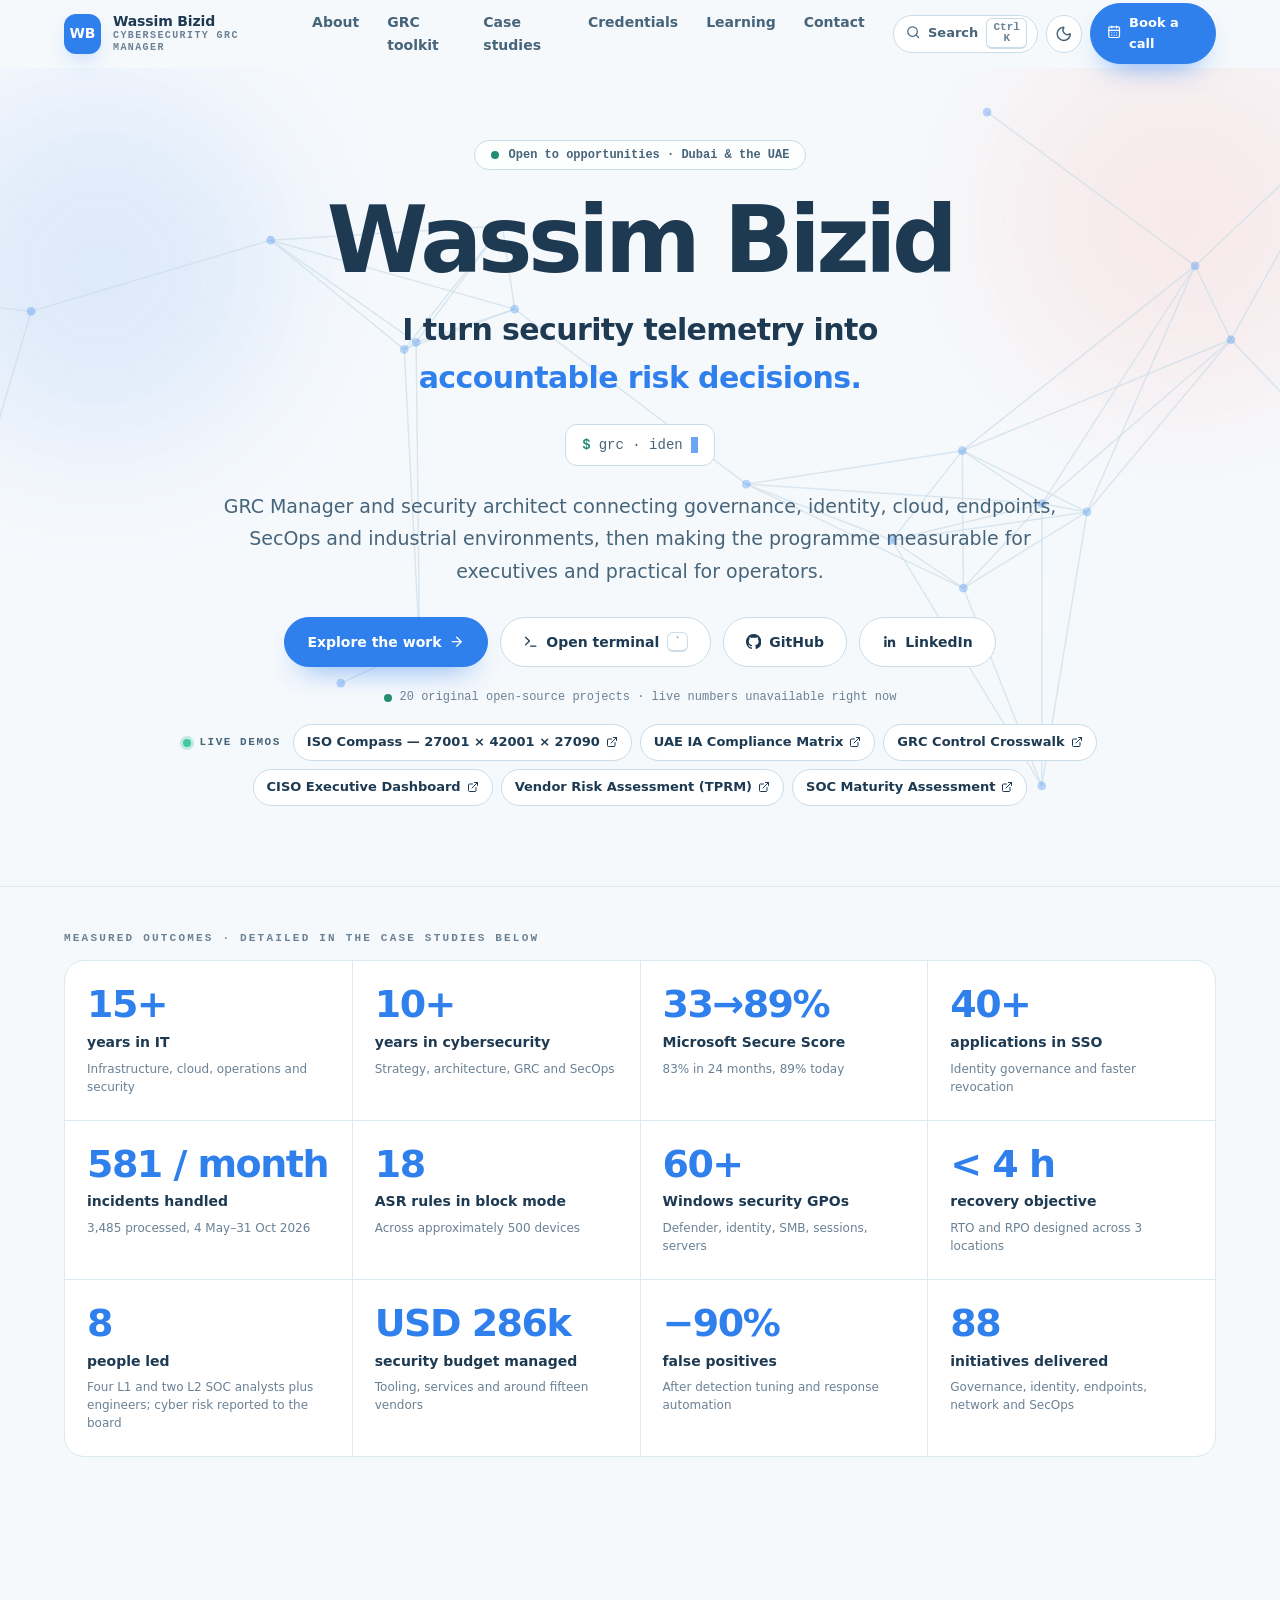
<file: index.html>
<!doctype html>
<html lang="en" data-theme="light">
<head>
  <meta charset="utf-8">
  <meta name="viewport" content="width=device-width, initial-scale=1, viewport-fit=cover">
  <title>Wassim Bizid · Cybersecurity GRC Manager Portfolio</title>
  <meta name="description" content="Wassim Bizid, cybersecurity and GRC leader. Security that is measurable, explainable and usable: 23 case studies, 20 open-source GRC and SOC projects, certifications and field notes.">
  <meta name="robots" content="noindex, nofollow">
  <meta name="referrer" content="no-referrer">
  <meta name="color-scheme" content="light dark">
  <meta name="theme-color" content="#f6f9fc" media="(prefers-color-scheme: light)">
  <meta name="theme-color" content="#0b1220" media="(prefers-color-scheme: dark)">
  <meta http-equiv="Content-Security-Policy" content="default-src 'self'; script-src 'self'; style-src 'self'; img-src 'self' data:; font-src 'self'; connect-src 'self' https://api.github.com; manifest-src 'self'; worker-src 'self'; base-uri 'none'; form-action 'none'; object-src 'none'">
  <meta property="og:type" content="profile">
  <meta property="og:title" content="Wassim Bizid · Cybersecurity GRC Manager Portfolio">
  <meta property="og:description" content="Security that is measurable, explainable and usable. Case studies, open-source GRC and SOC projects, and certifications.">
  <meta property="og:image" content="https://bizidwassim-design.github.io/wassim-bizid-portfolio/assets/brand/og.png">
  <meta name="twitter:card" content="summary_large_image">
  <link rel="icon" href="assets/brand/icon.svg" type="image/svg+xml">
  <link rel="apple-touch-icon" href="assets/brand/icon-192.png">
  <link rel="manifest" href="manifest.webmanifest">
  <link rel="stylesheet" href="css/style.css">
</head>
<body>
  <a class="skip" href="#main">Skip to content</a>

  <header class="site-header" id="top-header">
    <div class="wrap bar">
      <a class="brand" href="#top" aria-label="Wassim Bizid, back to the top">
        <span class="mark" aria-hidden="true">WB</span>
        <span class="brand-text"><strong>Wassim Bizid</strong><small>Cybersecurity GRC Manager</small></span>
      </a>
      <nav class="nav" id="nav" aria-label="Sections">
        <a href="#about">About</a>
        <a href="#toolkit">GRC toolkit</a>
        <a href="#work">Case studies</a>
        <a href="#credentials">Credentials</a>
        <a href="#events">Learning</a>
        <a href="#contact">Contact</a>
      </nav>
      <div class="tools">
        <button class="chip" id="open-palette" type="button" aria-label="Open search and command palette">
          <span data-icon="Search"></span><span class="chip-label">Search</span><kbd>Ctrl K</kbd>
        </button>
        <button class="icon-btn" id="theme-toggle" type="button" aria-label="Switch to dark theme"><span data-icon="Moon"></span></button>
        <a class="btn btn-primary btn-sm hide-sm" id="book-top" href="https://calendly.com/letstalk-today/30min" target="_blank" rel="noopener noreferrer"><span data-icon="CalendarDays"></span>Book a call</a>
        <button class="icon-btn menu-btn" id="menu-toggle" type="button" aria-label="Open menu" aria-expanded="false" aria-controls="nav"><span data-icon="Menu"></span></button>
      </div>
    </div>
  </header>

  <main id="main">
    <section class="hero" id="top">
      <svg class="net" id="net" aria-hidden="true" focusable="false"></svg>
      <div class="wrap hero-inner">
        <p class="status"><span class="dot" aria-hidden="true"></span>Open to opportunities · Dubai &amp; the UAE</p>
        <h1>Wassim Bizid</h1>
        <p class="tagline">I turn security telemetry into <span class="hl">accountable risk decisions.</span></p>
        <p class="term-line" aria-hidden="true"><span class="prompt">$</span> <span id="typed"></span><span class="caret"></span></p>
        <p class="lede">GRC Manager and security architect connecting governance, identity, cloud, endpoints, SecOps and industrial environments, then making the programme measurable for executives and practical for operators.</p>
        <div class="cta">
          <a class="btn btn-primary" href="#work">Explore the work<span data-icon="ArrowRight"></span></a>
          <button class="btn btn-ghost" id="open-terminal" type="button"><span data-icon="Terminal"></span>Open terminal <kbd>`</kbd></button>
          <a class="btn btn-ghost" href="https://github.com/bizidwassim-design" target="_blank" rel="noopener noreferrer"><span data-icon="GitHub"></span>GitHub</a>
          <a class="btn btn-ghost" href="https://www.linkedin.com/in/wassim-bizid/" target="_blank" rel="noopener noreferrer"><span data-icon="LinkedIn"></span>LinkedIn</a>
        </div>
        <p class="live" id="live"><span class="dot dot-quiet" aria-hidden="true"></span><span id="live-text">Reading public numbers from GitHub…</span></p>
        <nav class="demos" id="live-demos" aria-label="Live project demos"></nav>
      </div>
    </section>

    <section class="stats" id="numbers" aria-label="Measured outcomes">
      <div class="wrap">
        <p class="eyebrow">Measured outcomes · detailed in the case studies below</p>
        <div class="stat-grid" id="stat-grid"></div>
      </div>
    </section>

    <section class="block" id="about" aria-labelledby="about-title"></section>
    <section class="block alt" id="strengths" aria-labelledby="strengths-title"></section>
    <section class="block" id="value" aria-labelledby="value-title"></section>
    <section class="block alt" id="toolkit" aria-labelledby="toolkit-title"></section>
    <section class="block" id="work" aria-labelledby="work-title"></section>
    <section class="block alt" id="dashboards" aria-labelledby="dashboards-title"></section>
    <section class="block" id="credentials" aria-labelledby="credentials-title"></section>
    <section class="block alt" id="events" aria-labelledby="events-title"></section>
    <section class="block" id="moments" aria-labelledby="moments-title"></section>
    <section class="block alt" id="values" aria-labelledby="values-title"></section>

    <section class="block closing" id="contact" aria-labelledby="contact-title"></section>

    <noscript>
      <div class="wrap block"><p>This portfolio renders its content with JavaScript. Without it, find the same work on
        <a href="https://github.com/bizidwassim-design">GitHub</a> and
        <a href="https://www.linkedin.com/in/wassim-bizid/">LinkedIn</a>.</p></div>
    </noscript>
  </main>

  <footer class="site-footer">
    <div class="wrap foot">
      <div>
        <p class="foot-title">Wassim Bizid · Cybersecurity GRC Manager Portfolio</p>
        <p class="foot-note">Selected work has been anonymised; dashboard values are illustrative. Unlisted: not indexed by search engines.</p>
      </div>
      <div class="foot-links">
        <a href="https://www.linkedin.com/in/wassim-bizid/" target="_blank" rel="noopener noreferrer">LinkedIn</a>
        <a href="https://github.com/bizidwassim-design" target="_blank" rel="noopener noreferrer">GitHub</a>
        <a href="#top">Back to top</a>
      </div>
    </div>
  </footer>

  <!-- overlays: project drawer, certificate lightbox, command palette, terminal -->
  <div class="overlay" id="drawer" role="dialog" aria-modal="true" aria-labelledby="drawer-title" hidden></div>
  <div class="overlay" id="lightbox" role="dialog" aria-modal="true" aria-label="Certificate preview" hidden></div>
  <div class="overlay" id="palette" role="dialog" aria-modal="true" aria-label="Command palette" hidden></div>
  <section class="terminal" id="terminal" role="dialog" aria-label="Terminal" hidden></section>
  <div class="toast" id="toast" role="status" aria-live="polite" hidden></div>

  <script src="data/data.js"></script>
  <script src="js/core.js"></script>
  <script src="js/overlays.js"></script>
</body>
</html>
</file>
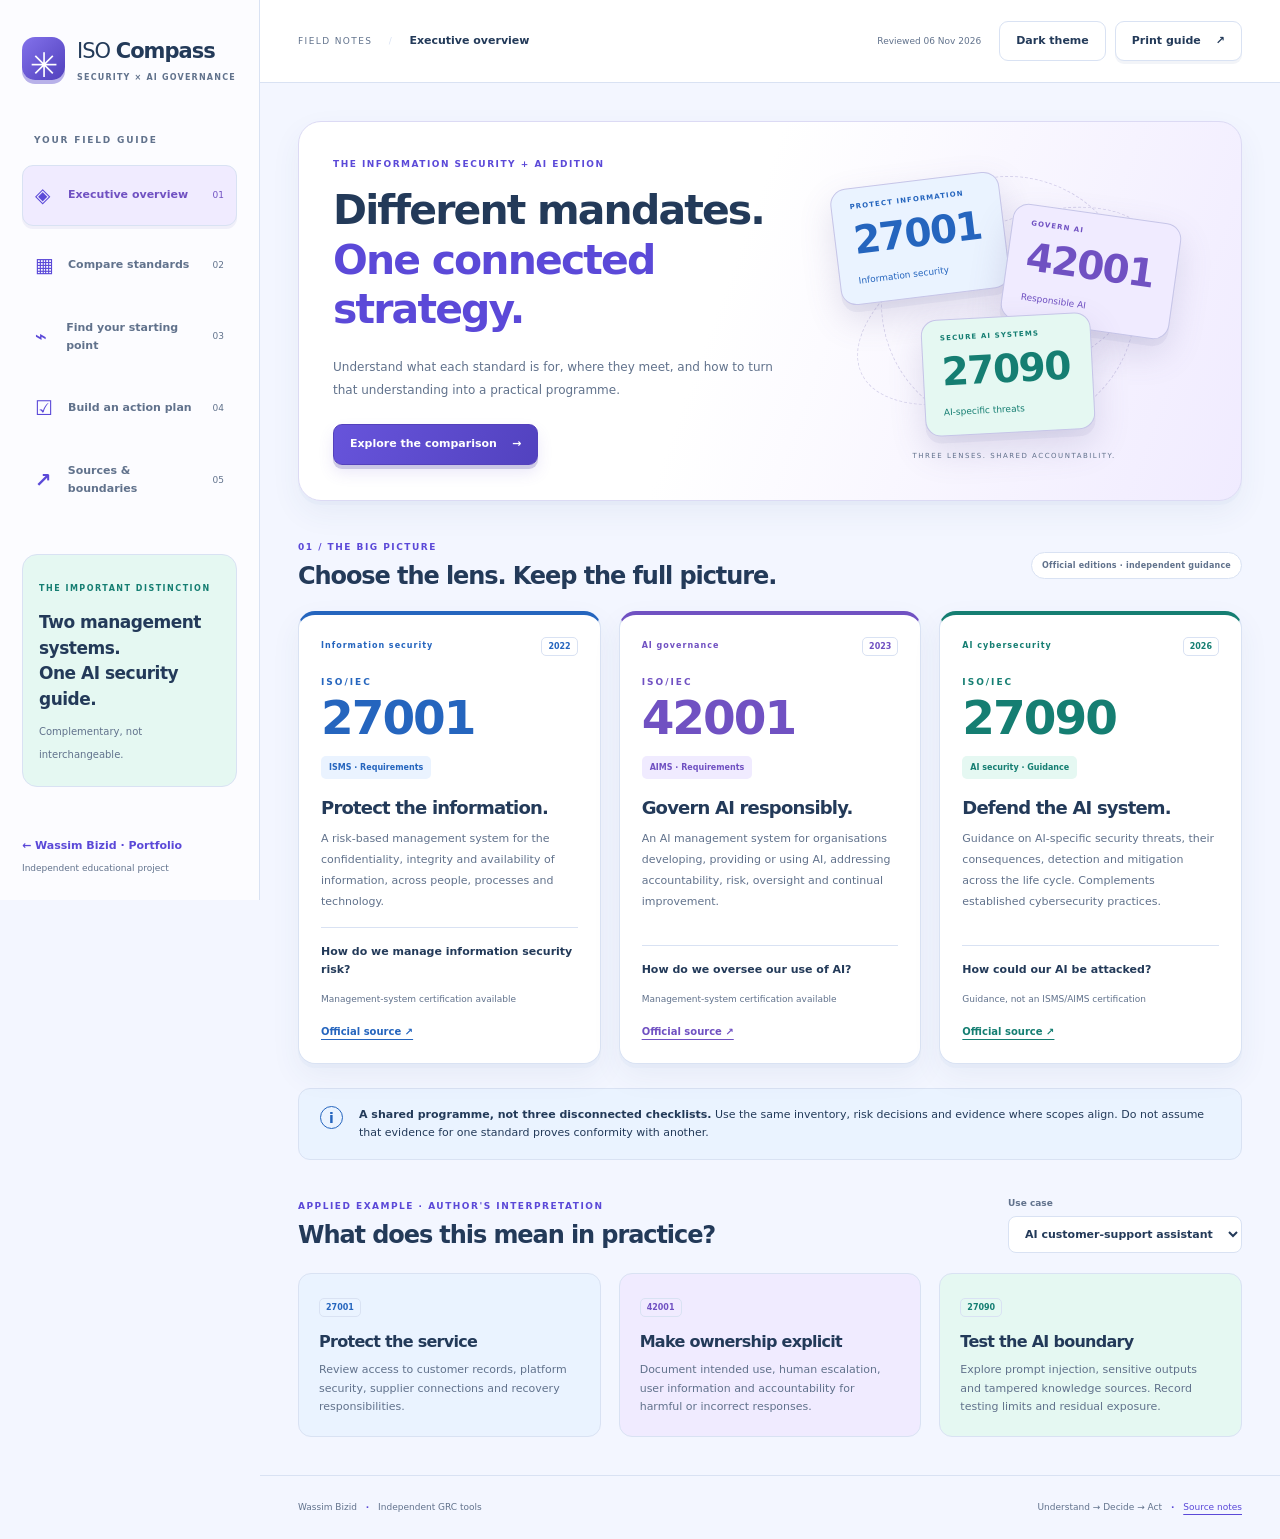
<file: iso-ai-guide/index.html>
<!doctype html>
<html lang="en" data-theme="light">
<head>
  <meta charset="utf-8">
  <meta name="viewport" content="width=device-width, initial-scale=1">
  <title>ISO Compass · Information Security &amp; AI Governance</title>
  <meta name="description" content="An independent interactive guide to ISO/IEC 27001, 42001 and 27090: compare their roles, explore use cases and build a practical action plan.">
  <meta name="referrer" content="no-referrer">
  <meta http-equiv="Content-Security-Policy" content="default-src 'self'; script-src 'self'; style-src 'self'; img-src 'self' data:; connect-src 'none'; object-src 'none'; base-uri 'none'; form-action 'none'">
  <meta name="color-scheme" content="light dark">
  <link rel="icon" href="icon.svg" type="image/svg+xml">
  <link rel="stylesheet" href="style.css">
</head>
<body>
  <a class="skip" href="#main">Skip to content</a>
  <div class="shell">
    <aside class="sidebar">
      <a class="brand" href="#overview"><span class="brand-icon" aria-hidden="true">✳</span><span>ISO <strong>Compass</strong><small>SECURITY × AI GOVERNANCE</small></span></a>
      <p class="nav-label">YOUR FIELD GUIDE</p>
      <nav aria-label="Guide sections">
        <button type="button" class="nav-item" data-view="overview" aria-pressed="true"><span aria-hidden="true">◈</span> Executive overview <b>01</b></button>
        <button type="button" class="nav-item" data-view="compare" aria-pressed="false"><span aria-hidden="true">▦</span> Compare standards <b>02</b></button>
        <button type="button" class="nav-item" data-view="decision" aria-pressed="false"><span aria-hidden="true">⌁</span> Find your starting point <b>03</b></button>
        <button type="button" class="nav-item" data-view="plan" aria-pressed="false"><span aria-hidden="true">☑</span> Build an action plan <b>04</b></button>
        <button type="button" class="nav-item" data-view="sources" aria-pressed="false"><span aria-hidden="true">↗</span> Sources &amp; boundaries <b>05</b></button>
      </nav>
      <div class="sidebar-note"><span class="small-caps">THE IMPORTANT DISTINCTION</span><p>Two management systems.<br>One AI security guide.</p><small>Complementary, not interchangeable.</small></div>
      <div class="sidebar-foot"><a href="../">← Wassim Bizid · Portfolio</a><span>Independent educational project</span></div>
    </aside>
    <div class="workspace">
      <header class="topbar"><div class="breadcrumb">FIELD NOTES <span>/</span> <strong id="view-label">Executive overview</strong></div><div class="top-actions"><span class="reviewed">Reviewed 06 Nov 2026</span><button id="theme" class="button subtle" type="button" aria-pressed="false">Dark theme</button><button id="print" class="button" type="button">Print guide <span aria-hidden="true">↗</span></button></div></header>
      <main id="main" tabindex="-1">
        <section id="overview" class="view" aria-labelledby="overview-title">
          <div class="hero"><div class="hero-copy"><p class="eyebrow">THE INFORMATION SECURITY + AI EDITION</p><h1 id="overview-title">Different mandates.<br><em>One connected strategy.</em></h1><p class="lead">Understand what each standard is for, where they meet, and how to turn that understanding into a practical programme.</p><button type="button" class="button primary" data-open="compare">Explore the comparison <span aria-hidden="true">→</span></button></div><div class="hero-art" aria-label="Three complementary perspectives: information security, AI governance and AI security"><div class="orbit orbit-one"></div><div class="orbit orbit-two"></div><div class="art-tile tile-blue"><small>PROTECT INFORMATION</small><b>27001</b><span>Information security</span></div><div class="art-tile tile-purple"><small>GOVERN AI</small><b>42001</b><span>Responsible AI</span></div><div class="art-tile tile-teal"><small>SECURE AI SYSTEMS</small><b>27090</b><span>AI-specific threats</span></div><span class="art-caption">THREE LENSES. SHARED ACCOUNTABILITY.</span></div></div>
          <div class="section-heading"><div><p class="eyebrow">01 / THE BIG PICTURE</p><h2>Choose the lens. Keep the full picture.</h2></div><span class="pill">Official editions · independent guidance</span></div>
          <div id="standard-cards" class="standard-grid"></div>
          <div class="callout"><span class="callout-icon" aria-hidden="true">i</span><p><strong>A shared programme, not three disconnected checklists.</strong> Use the same inventory, risk decisions and evidence where scopes align. Do not assume that evidence for one standard proves conformity with another.</p></div>
          <div class="example-section"><div class="section-heading"><div><p class="eyebrow">APPLIED EXAMPLE · AUTHOR'S INTERPRETATION</p><h2>What does this mean in practice?</h2></div><label class="select-label" for="use-case">Use case<select id="use-case"><option value="support">AI customer-support assistant</option><option value="credit">AI credit-decision support</option><option value="saas">Business SaaS, no AI</option></select></label></div><div id="use-case-result" class="example-grid"></div></div>
        </section>
        <section id="compare" class="view" aria-labelledby="compare-title" hidden>
          <div class="page-heading"><p class="eyebrow">02 / SIDE BY SIDE</p><h1 id="compare-title">Same conversation.<br><em>Different responsibilities.</em></h1><p class="lead">Compare purpose and assurance, then explore practical evidence ideas. This is a thematic comparison—not an official clause crosswalk.</p></div>
          <div class="toolbar"><div class="segmented" role="group" aria-label="Comparison perspective"><button type="button" data-mode="business" aria-pressed="true">Business perspective</button><button type="button" data-mode="evidence" aria-pressed="false">Evidence ideas</button></div><label class="search-label">Search comparison<input id="comparison-search" type="search" placeholder="Try risk, supplier, audit…"></label></div>
          <div class="table-wrap"><table><caption id="comparison-caption">Thematic comparison · business perspective</caption><thead><tr><th scope="col">Dimension</th><th scope="col" class="blue-text">ISO/IEC 27001:2022</th><th scope="col" class="purple-text">ISO/IEC 42001:2023</th><th scope="col" class="teal-text">ISO/IEC 27090:2026</th></tr></thead><tbody id="comparison-rows"></tbody></table></div><p id="comparison-status" class="muted" role="status"></p>
          <div class="callout"><span class="callout-icon" aria-hidden="true">!</span><p><strong>Requirements are not the same as guidance.</strong> ISO/IEC 27001 and 42001 specify management-system requirements. ISO/IEC 27090 is AI security guidance, not a third management-system certification target.</p></div>
        </section>
        <section id="decision" class="view" aria-labelledby="decision-title" hidden>
          <div class="page-heading"><p class="eyebrow">03 / DECISION GUIDE</p><h1 id="decision-title">Start with your need.<br><em>Not a standard number.</em></h1><p class="lead">A discussion aid to help you frame the first workstream. Recommendations are this guide's interpretation, not an ISO applicability decision.</p></div>
          <div class="decision-layout"><form id="decision-form" class="panel"><fieldset><legend>01 · Does the scope include AI?</legend><label class="radio-card"><input type="radio" name="ai" value="yes" checked><span><strong>Yes</strong><small>We build, provide or use AI.</small></span></label><label class="radio-card"><input type="radio" name="ai" value="no"><span><strong>No</strong><small>No AI in the intended scope.</small></span></label><label class="radio-card"><input type="radio" name="ai" value="unknown"><span><strong>Not sure yet</strong><small>We need to identify AI use first.</small></span></label></fieldset><label class="field" for="goal">02 · What needs attention first?<select id="goal"><option value="security">Information security &amp; assurance</option><option value="governance">AI accountability &amp; oversight</option><option value="threats">Attacks against AI systems</option></select></label><button type="submit" class="button primary">Build my starting point <span aria-hidden="true">→</span></button></form><div id="recommendation" class="panel recommendation" aria-live="polite"><span class="recommend-icon" aria-hidden="true">⌁</span><p class="eyebrow">A BETTER FIRST QUESTION</p><h2>What are we trying to protect, and who is accountable?</h2><p>Set your context on the left to see a suggested starting point, supporting standards and an immediate next action.</p></div></div>
        </section>
        <section id="plan" class="view" aria-labelledby="plan-title" hidden>
          <div class="page-heading"><p class="eyebrow">04 / FROM UNDERSTANDING TO ACTION</p><h1 id="plan-title">One practical plan.<br><em>Three useful perspectives.</em></h1><p class="lead">An original 12-action starter plan. Mark actions you have completed, then export a handover for your team. Not a full standards checklist or a conformity assessment.</p></div>
          <div class="plan-top"><div class="progress-card"><div><span class="small-caps">YOUR STARTER PLAN</span><strong id="plan-count">0 / 12 actions</strong></div><progress id="plan-progress" max="12" value="0" aria-label="Starter actions completed"></progress><p>Planning progress only—not a compliance or certification score.</p></div><div class="export-buttons"><button id="export-md" class="button primary" type="button">Export Markdown ↓</button><button id="export-json" class="button" type="button">Export JSON ↓</button><button id="reset" class="button subtle" type="button">Reset checkmarks</button></div></div>
          <p class="storage-note" id="storage-note">Only checkmarks are saved in this browser. Do not treat local storage as a secure evidence repository.</p><div id="plan-phases" class="phase-grid"></div><p id="plan-status" class="sr-only" role="status"></p>
        </section>
        <section id="sources" class="view" aria-labelledby="sources-title" hidden>
          <div class="page-heading"><p class="eyebrow">05 / SOURCE NOTES</p><h1 id="sources-title">Grounded in standards.<br><em>Honest about the limits.</em></h1><p class="lead">Public ISO and IEC descriptions anchor the distinctions. Examples, evidence ideas, recommendations and the starter plan are original interpretations.</p></div><div id="source-list" class="source-grid"></div>
          <div class="panel boundaries"><h2>Before using this guide</h2><ul><li>This is an independent learning tool. It is not endorsed by ISO or IEC and does not reproduce their paid standards.</li><li>Consult the licensed standards, relevant amendments and your chosen certification body for an actual conformity assessment.</li><li>ISO/IEC 27001 and 42001 certification concerns a defined management-system scope—not a guarantee that every AI product is safe or legally compliant.</li><li>The official ISO catalogue lists ISO/IEC 27090:2026 as published in October 2026. An older ISO explainer still describes a final draft; the published catalogue takes precedence for status.</li><li>The illustrative workstreams are not an official control equivalence, legal opinion, certification claim or promise of security.</li><li>The app sends no entered data to a server. Hosting infrastructure may still record ordinary web access logs. No analytics, external fonts or third-party scripts are included.</li></ul></div>
        </section>
      </main>
      <footer><span>Wassim Bizid <b>·</b> Independent GRC tools</span><span>Understand → Decide → Act <b>·</b> <a href="#sources" data-open="sources">Source notes</a></span></footer>
    </div>
  </div>
  <script src="data.js"></script><script src="app.js"></script>
</body>
</html>
</file>
<file: css/style.css>
/* Wassim Bizid portfolio. Zero dependencies, no external fonts, no inline styles (strict CSP). */
:root{
  --bg:#f6f9fc; --bg-alt:#eef4fa; --card:#ffffff; --ink:#1d3a52; --ink-2:#46647a; --muted:#6a8195;
  --line:#dce9ef; --line-2:#c9dce8; --accent:#2f80ed; --accent-ink:#ffffff; --accent-soft:#eaf4ff;
  --mint:#42c7a5; --coral:#ff7a6b; --lilac:#8b7cf6; --sun:#f5c451; --good:#238d73;
  --shadow:0 24px 70px -48px rgba(47,128,237,.5); --shadow-sm:0 10px 30px -22px rgba(29,58,82,.35);
  --radius:20px; --radius-sm:12px; --mono:ui-monospace,SFMono-Regular,Menlo,Consolas,"Liberation Mono",monospace;
  --sans:Inter,"Segoe UI",system-ui,-apple-system,Roboto,"Helvetica Neue",Arial,sans-serif;
  --header-h:68px; color-scheme:light;
}
:root[data-theme="dark"]{
  --bg:#0b1220; --bg-alt:#0e1728; --card:#111a2b; --ink:#e8f0f8; --ink-2:#b4c4d4; --muted:#8aa0b5;
  --line:#1f2d44; --line-2:#2a3b57; --accent:#5aa2ff; --accent-ink:#06101e; --accent-soft:#12233d;
  --good:#5ad1b0; --shadow:0 24px 70px -48px rgba(0,0,0,.9); --shadow-sm:0 10px 30px -22px rgba(0,0,0,.8);
  color-scheme:dark;
}
*{box-sizing:border-box}
html{scroll-behavior:smooth;scroll-padding-top:calc(var(--header-h) + 12px);-webkit-text-size-adjust:100%}
body{margin:0;background:var(--bg);color:var(--ink);font:16px/1.6 var(--sans);-webkit-font-smoothing:antialiased;overflow-x:hidden}
h1,h2,h3,h4{margin:0;line-height:1.1;letter-spacing:-.03em;font-weight:800}
p{margin:0}
a{color:var(--accent);text-decoration:none}
a:hover{text-decoration:underline}
button{font:inherit;color:inherit;cursor:pointer}
img{max-width:100%;display:block}
kbd{font:600 11px/1 var(--mono);padding:3px 6px;border:1px solid var(--line-2);border-bottom-width:2px;border-radius:6px;background:var(--card);color:var(--muted)}
:focus-visible{outline:2px solid var(--accent);outline-offset:2px;border-radius:6px}
[hidden]{display:none!important}
.skip{position:absolute;left:-999px;top:8px;background:var(--accent);color:var(--accent-ink);padding:8px 14px;border-radius:10px;z-index:200}
.skip:focus{left:8px}
.wrap{width:100%;max-width:1200px;margin:0 auto;padding:0 24px}
.svg-icon{width:1.1em;height:1.1em;flex:none;stroke:currentColor;fill:none;stroke-width:2;stroke-linecap:round;stroke-linejoin:round;vertical-align:-.15em}
[data-icon]{display:inline-flex}

/* header */
.site-header{position:sticky;top:0;z-index:60;height:var(--header-h);background:color-mix(in srgb,var(--bg) 88%,transparent);backdrop-filter:blur(14px);-webkit-backdrop-filter:blur(14px);border-bottom:1px solid transparent;transition:border-color .2s,box-shadow .2s}
.site-header.scrolled{border-color:var(--line);box-shadow:var(--shadow-sm)}
.bar{display:flex;align-items:center;justify-content:space-between;gap:16px;height:100%}
.brand{display:flex;align-items:center;gap:12px;color:var(--ink)}
.brand:hover{text-decoration:none}
.mark{display:grid;place-items:center;width:40px;height:40px;border-radius:12px;background:var(--accent);color:var(--accent-ink);font-weight:900;font-size:14px;letter-spacing:0;box-shadow:0 10px 24px -12px color-mix(in srgb,var(--accent) 90%,transparent)}
.brand-text{display:flex;flex-direction:column;line-height:1.15}
.brand-text strong{font-size:14px;letter-spacing:-.01em}
.brand-text small{font:700 10px/1.2 var(--mono);color:var(--muted);text-transform:uppercase;letter-spacing:.14em}
.nav{display:flex;gap:4px}
.nav a{color:var(--ink-2);font-size:14px;font-weight:600;padding:8px 12px;border-radius:999px}
.nav a:hover{background:var(--accent-soft);color:var(--accent);text-decoration:none}
.nav a.active{color:var(--accent);background:var(--accent-soft)}
.tools{display:flex;align-items:center;gap:8px}
.chip{display:inline-flex;align-items:center;gap:8px;height:38px;padding:0 10px 0 12px;border:1px solid var(--line-2);border-radius:999px;background:var(--card);color:var(--ink-2);font-size:13px;font-weight:600}
.chip:hover{border-color:var(--accent);color:var(--accent)}
.icon-btn{display:inline-grid;place-items:center;width:38px;height:38px;border:1px solid var(--line-2);border-radius:999px;background:var(--card);color:var(--ink-2)}
.icon-btn:hover{border-color:var(--accent);color:var(--accent)}
.menu-btn{display:none}

/* buttons */
.btn{display:inline-flex;align-items:center;gap:8px;padding:13px 22px;border-radius:999px;border:1px solid var(--line-2);background:var(--card);color:var(--ink);font-weight:800;font-size:14px;transition:transform .15s,border-color .15s,box-shadow .15s}
.btn:hover{transform:translateY(-2px);border-color:var(--accent);text-decoration:none}
.btn-primary{background:var(--accent);border-color:var(--accent);color:var(--accent-ink);box-shadow:0 14px 30px -16px color-mix(in srgb,var(--accent) 85%,transparent)}
.btn-primary:hover{filter:brightness(1.06)}
.btn-sm{padding:9px 16px;font-size:13px}
.btn-dark{background:var(--ink);border-color:var(--ink);color:var(--bg)}

/* hero */
.hero{position:relative;isolation:isolate;overflow:hidden;border-bottom:1px solid var(--line);padding:72px 0 80px;text-align:center}
.hero .net{position:absolute;inset:0;width:100%;height:100%;z-index:-1;opacity:.9}
.net .ln{stroke:var(--line-2);stroke-width:1;opacity:.7}
.net .nd{fill:var(--accent);opacity:.35}
.net .nd.pulse{animation:pulse 4.5s ease-in-out infinite}
@keyframes pulse{0%,100%{opacity:.25;r:2.5}50%{opacity:.8;r:4.5}}
.hero::before,.hero::after{content:"";position:absolute;z-index:-2;border-radius:50%;filter:blur(70px);opacity:.55}
.hero::before{width:360px;height:360px;left:-80px;top:20px;background:color-mix(in srgb,var(--accent) 22%,transparent)}
.hero::after{width:380px;height:380px;right:-90px;top:-40px;background:color-mix(in srgb,var(--coral) 20%,transparent)}
.hero-inner{display:flex;flex-direction:column;align-items:center}
.status{display:inline-flex;align-items:center;gap:10px;padding:8px 16px;border:1px solid var(--line-2);border-radius:999px;background:color-mix(in srgb,var(--card) 80%,transparent);font:600 12px/1 var(--mono);color:var(--ink-2);margin-bottom:26px}
.dot{width:8px;height:8px;border-radius:50%;background:var(--good);box-shadow:0 0 0 0 color-mix(in srgb,var(--good) 55%,transparent);animation:ping 2.4s infinite}
.dot-quiet{animation:none;box-shadow:none}
@keyframes ping{70%{box-shadow:0 0 0 9px transparent}100%{box-shadow:0 0 0 0 transparent}}
.hero h1{font-size:clamp(46px,9vw,92px);letter-spacing:-.05em;line-height:.98}
.tagline{margin-top:20px;font-size:clamp(20px,3vw,30px);font-weight:700;letter-spacing:-.02em;color:var(--ink);max-width:30em;text-wrap:balance}
.hl{color:var(--accent)}
.term-line{margin-top:22px;display:inline-flex;align-items:center;gap:8px;padding:10px 16px;border:1px solid var(--line-2);border-radius:12px;background:var(--card);font:500 14px/1 var(--mono);color:var(--ink-2);min-height:42px}
.prompt{color:var(--good);font-weight:700}
.caret{display:inline-block;width:7px;height:16px;background:var(--accent);opacity:.7;animation:blink 1s steps(1) infinite}
@keyframes blink{50%{opacity:0}}
.lede{margin-top:24px;max-width:46em;font-size:clamp(16px,2vw,19px);color:var(--ink-2);line-height:1.7}
.cta{margin-top:30px;display:flex;flex-wrap:wrap;gap:12px;justify-content:center}
.live{margin-top:22px;display:inline-flex;align-items:center;gap:8px;font:500 12px/1.4 var(--mono);color:var(--muted)}

/* stats */
.stats{padding:44px 0 8px}
.eyebrow{font:700 11px/1.4 var(--mono);text-transform:uppercase;letter-spacing:.2em;color:var(--accent)}
.stats .eyebrow{color:var(--muted);margin-bottom:14px}
.stat-grid{display:grid;grid-template-columns:repeat(4,1fr);gap:1px;background:var(--line);border:1px solid var(--line);border-radius:var(--radius);overflow:hidden}
.stat{background:var(--card);padding:24px 22px}
.stat b{display:block;font-size:clamp(26px,3.4vw,38px);font-weight:900;letter-spacing:-.04em;color:var(--accent);line-height:1.05}
.stat strong{display:block;margin-top:6px;font-size:14px;font-weight:800}
.stat span{display:block;margin-top:6px;font-size:12px;line-height:1.5;color:var(--muted)}

/* blocks */
.block{padding:84px 0}
.block.alt{background:var(--bg-alt);border-block:1px solid var(--line)}
.sec-head{max-width:46em}
.sec-head h2{margin-top:12px;font-size:clamp(30px,4.4vw,46px)}
.sec-head p{margin-top:16px;color:var(--ink-2);font-size:clamp(16px,1.8vw,18px);line-height:1.75}
.row-head{display:flex;flex-wrap:wrap;gap:24px;justify-content:space-between;align-items:flex-end}
.count-pill{display:inline-flex;align-items:center;gap:8px;padding:12px 18px;border-radius:14px;background:color-mix(in srgb,var(--mint) 16%,var(--card));color:var(--good);font-weight:800;font-size:14px}
.grid{display:grid;gap:16px}
.g2{grid-template-columns:repeat(2,1fr)}.g3{grid-template-columns:repeat(3,1fr)}.g4{grid-template-columns:repeat(4,1fr)}
.card{background:var(--card);border:1px solid var(--line);border-radius:var(--radius);padding:24px;box-shadow:var(--shadow-sm)}
.tint{background:color-mix(in srgb,var(--c,var(--accent)) 11%,var(--card));border-color:color-mix(in srgb,var(--c,var(--accent)) 22%,var(--line))}
.ico{display:grid;place-items:center;width:44px;height:44px;border-radius:14px;background:color-mix(in srgb,var(--c,var(--accent)) 16%,var(--card));color:var(--c,var(--accent));font-size:20px}
.card h3{font-size:19px;margin-top:16px}
.card p.d{margin-top:10px;font-size:14px;line-height:1.7;color:var(--ink-2)}
.mt{margin-top:40px}

/* about */
.about-card{margin-top:36px;padding:clamp(22px,4vw,40px)}
.about-split{display:grid;grid-template-columns:.75fr 1.25fr;gap:40px}
.about-lead{font-size:20px;font-weight:700;line-height:1.55;letter-spacing:-.01em}
.about-copy{display:grid;gap:16px;color:var(--ink-2);line-height:1.8}
.sub{margin-top:36px;padding-top:30px;border-top:1px solid var(--line)}
.sub .eyebrow{margin-bottom:10px}
.sub p.d{max-width:52em;color:var(--ink-2);font-size:14px;line-height:1.75}
.sector{padding:16px;border-radius:16px}
.logo-box{position:relative;height:64px;border-radius:12px;border:1px solid var(--line);margin-bottom:14px;overflow:hidden}
.logo-box img{position:absolute;inset:10px;width:calc(100% - 20px);height:calc(100% - 20px);object-fit:contain}
.sector small{display:block;font:700 10px/1.3 var(--mono);text-transform:uppercase;letter-spacing:.12em;color:var(--muted)}
.sector strong{display:block;margin-top:4px;font-size:14px;font-weight:800}
.mini{padding:16px;border-radius:16px;border:1px solid var(--line);background:var(--card)}
.mini strong{display:block;font-size:14px;font-weight:800}
.mini span{display:block;margin-top:4px;font-size:12px;line-height:1.55;color:var(--muted)}

/* explorer */
.tools-row{display:flex;flex-wrap:wrap;gap:12px;align-items:center;margin-top:34px}
.search{position:relative;flex:1 1 280px;max-width:420px}
.search input{width:100%;height:46px;padding:0 44px 0 42px;border:1px solid var(--line-2);border-radius:14px;background:var(--card);color:var(--ink);font:inherit;font-size:15px}
.search input:focus{outline:2px solid var(--accent);outline-offset:1px;border-color:var(--accent)}
.search .ic{position:absolute;left:14px;top:50%;transform:translateY(-50%);color:var(--muted)}
.search kbd{position:absolute;right:12px;top:50%;transform:translateY(-50%)}
.select{height:46px;padding:0 14px;border:1px solid var(--line-2);border-radius:14px;background:var(--card);color:var(--ink);font:inherit;font-size:14px;font-weight:600}
.seg{display:inline-flex;border:1px solid var(--line-2);border-radius:14px;overflow:hidden;background:var(--card)}
.seg button{border:0;background:transparent;width:46px;height:44px;display:grid;place-items:center;color:var(--muted)}
.seg button[aria-pressed="true"]{background:var(--accent-soft);color:var(--accent)}
.filters{display:flex;flex-wrap:wrap;gap:8px;margin-top:16px}
.tag{border:1px solid var(--line-2);background:var(--card);color:var(--ink-2);padding:7px 13px;border-radius:999px;font-size:12px;font-weight:700}
.tag:hover{border-color:var(--accent);color:var(--accent)}
.tag[aria-pressed="true"]{background:var(--accent);border-color:var(--accent);color:var(--accent-ink)}
.result-meta{margin-top:18px;font:500 12px/1.4 var(--mono);color:var(--muted)}
.cases{margin-top:18px}
.cases.list{display:block;border:1px solid var(--line);border-radius:var(--radius);overflow:hidden;background:var(--card)}
.case{display:flex;flex-direction:column;gap:12px;text-align:left;width:100%;color:inherit;text-decoration:none;padding:22px;border:1px solid var(--line);border-radius:var(--radius);background:var(--card);box-shadow:var(--shadow-sm);transition:transform .15s,border-color .15s}
.case:hover{transform:translateY(-3px);border-color:var(--c,var(--accent));text-decoration:none}
.case .top{display:flex;align-items:center;gap:12px}
.case .num{font:700 11px/1 var(--mono);color:var(--muted);letter-spacing:.08em}
.case h3{font-size:17px;line-height:1.25;letter-spacing:-.02em}
.case .cat{font:700 10.5px/1.5 var(--mono);text-transform:uppercase;letter-spacing:.1em;color:var(--c,var(--accent))}
.case .sum{font-size:13.5px;line-height:1.65;color:var(--ink-2)}
.case .tools-mini{display:flex;flex-wrap:wrap;gap:6px;margin-top:auto}
.pill{display:inline-block;padding:4px 10px;border:1px solid var(--line-2);border-radius:999px;background:var(--card);font-size:11.5px;font-weight:700;color:var(--ink-2)}
.cases.list .case{flex-direction:row;align-items:center;border:0;border-bottom:1px solid var(--line);border-radius:0;box-shadow:none;padding:16px 22px}
.cases.list .case:last-child{border-bottom:0}
.cases.list .case:hover{transform:none;background:var(--accent-soft)}
.cases.list .case .sum,.cases.list .case .tools-mini{display:none}
.cases.list .case .body{flex:1}
.empty{padding:40px;text-align:center;color:var(--muted);border:1px dashed var(--line-2);border-radius:var(--radius)}

/* dashboards */
.dash{overflow:hidden;padding:0}
.dash-head{display:flex;justify-content:space-between;align-items:center;gap:12px;padding:16px 20px;border-bottom:1px solid var(--line)}
.dash-head small{display:block;font:700 10.5px/1.3 var(--mono);text-transform:uppercase;letter-spacing:.14em;color:var(--muted)}
.dash-head b{display:block;margin-top:2px;font-weight:800}
.badge{display:inline-block;padding:4px 10px;border-radius:999px;background:color-mix(in srgb,var(--mint) 16%,var(--card));color:var(--good);font:800 10.5px/1.2 var(--mono);letter-spacing:.08em}
.dash-body{padding:20px}
.kpis{display:grid;grid-template-columns:repeat(4,1fr);gap:10px}
.kpis.k3{grid-template-columns:repeat(3,1fr)}
.kpi{padding:12px;border-radius:14px;background:color-mix(in srgb,var(--c,var(--accent)) 12%,var(--card))}
.kpi small{display:block;font:700 10px/1.3 var(--mono);text-transform:uppercase;color:var(--muted)}
.kpi b{display:block;margin-top:6px;font-size:21px;font-weight:900;letter-spacing:-.03em}
.kpi i{display:block;font-style:normal;font-size:12px;font-weight:800;color:var(--good)}
.bars{display:flex;align-items:flex-end;gap:7px;height:110px;margin-top:16px;padding:14px;border:1px solid var(--line);border-radius:14px}
.cbar{flex:1;border-radius:6px 6px 0 0;background:color-mix(in srgb,var(--c,var(--accent)) 55%,var(--card));min-height:6px}
.meter{margin-top:14px}
.meter .m-row{display:flex;justify-content:space-between;font-size:11px;font-weight:800;color:var(--ink-2);margin-bottom:5px}
.meter .m-track{height:8px;border-radius:999px;background:var(--line)}
.meter .m-fill{height:100%;border-radius:999px;background:var(--c,var(--accent))}
.note{margin-top:18px;font-size:13px;color:var(--muted)}

/* open source */
.oss{display:flex;flex-direction:column;gap:12px;padding:24px;border-radius:var(--radius);border:1px solid color-mix(in srgb,var(--accent) 22%,var(--line));background:linear-gradient(135deg,color-mix(in srgb,var(--accent) 9%,var(--card)),var(--card) 60%,color-mix(in srgb,var(--mint) 9%,var(--card)))}
.oss .own{align-self:flex-start;padding:4px 10px;border-radius:999px;background:var(--accent);color:var(--accent-ink);font:800 10px/1.3 var(--mono);text-transform:uppercase;letter-spacing:.08em}
.oss h3{font-size:19px}
.oss p.d{font-size:13.5px;line-height:1.7;color:var(--ink-2)}
.oss .meta{display:flex;flex-wrap:wrap;gap:12px;font:500 12px/1.4 var(--mono);color:var(--muted);min-height:18px}
.oss .foot-row{margin-top:auto;display:flex;flex-direction:column;align-items:flex-start;gap:14px}
.oss .tags{display:flex;flex-wrap:wrap;gap:6px}
.index-link{margin-top:26px;font-size:14px;color:var(--ink-2)}

/* events */
.event{padding:24px;border-radius:var(--radius);border:1px solid color-mix(in srgb,var(--c,var(--accent)) 22%,var(--line));background:color-mix(in srgb,var(--c,var(--accent)) 9%,var(--card))}
.event .when{display:flex;justify-content:space-between;align-items:center}
.event .date{padding:5px 12px;border-radius:999px;background:var(--card);color:var(--accent);font-size:12px;font-weight:800}
.event h3{margin-top:16px;font-size:19px}
.event .place{margin-top:4px;font-size:13px;font-weight:700;color:var(--ink-2)}
.event p.d{margin-top:12px;font-size:13.5px;line-height:1.7;color:var(--ink-2)}
.event .src{margin-top:14px;font-size:12px;font-weight:800;color:var(--muted)}

/* GRC coverage map */
.grc-map{margin-top:30px;display:grid;grid-template-columns:repeat(auto-fit,minmax(250px,1fr));gap:14px}
.grc-tile{padding:20px;border-radius:var(--radius);border:1px solid var(--line);background:var(--card);box-shadow:var(--shadow)}
.grc-tile h3{font-size:17px}
.grc-tile p{margin-top:8px;font-size:14px;line-height:1.6;color:var(--ink-2)}
.grc-tile .lks{margin-top:12px;display:flex;flex-wrap:wrap;gap:6px}
.grc-tile .lk{display:inline-flex;padding:4px 10px;border-radius:99px;border:1px solid var(--line-2);font:700 11px/1.4 var(--mono);color:var(--accent);text-decoration:none}
.grc-tile .lk:hover,.grc-tile .lk:focus-visible{background:color-mix(in srgb,var(--accent) 12%,transparent)}
.grc-tile .lk.repo{color:var(--ink-2)}
/* moments gallery */
.moments{margin-top:34px;display:grid;gap:14px}
.mg-row{display:flex;gap:14px}
.mg-item{position:relative;margin:0;min-width:0;border-radius:var(--radius);overflow:hidden;border:1px solid var(--line);background:var(--card);box-shadow:var(--shadow)}
.mg-item img{display:block;width:100%;height:auto}
.mg-item:focus-visible{outline:3px solid var(--accent);outline-offset:2px}
.mg-cap{position:absolute;inset:auto 0 0 0;padding:56px 16px 14px;color:#fff;background:linear-gradient(to top,rgba(8,17,31,.86),rgba(8,17,31,0))}
.mg-cap .tg{font:700 10px/1.3 var(--mono);text-transform:uppercase;letter-spacing:.14em;color:#9fd0ff}
.mg-cap h3{margin-top:4px;font-size:16px;line-height:1.25;color:#fff}
.mg-cap .dsc{max-height:0;opacity:0;overflow:hidden;font-size:13px;line-height:1.5;transition:max-height .25s,opacity .25s,margin .25s}
.mg-item:hover .dsc,.mg-item:focus-within .dsc{max-height:8em;opacity:1;margin-top:6px}
@media (hover:none){.mg-cap .dsc{max-height:none;opacity:1;margin-top:6px}}

/* values */
.values-split{display:grid;grid-template-columns:.8fr 1.2fr;gap:48px;align-items:start}
.quote{margin:30px 0 0;padding:26px;border:1px solid var(--line-2);border-radius:var(--radius);background:var(--card);font-size:19px;font-weight:700;line-height:1.65;box-shadow:var(--shadow-sm)}
.vlist{display:grid;gap:14px}
.vitem{display:flex;gap:18px;padding:22px;border-radius:var(--radius);border:1px solid color-mix(in srgb,var(--c) 22%,var(--line));background:color-mix(in srgb,var(--c) 9%,var(--card))}
.vitem h3{font-size:19px}
.vitem p{margin-top:8px;font-size:14px;line-height:1.7;color:var(--ink-2)}

/* credentials */
.cred-split{display:grid;grid-template-columns:.7fr 1.3fr;gap:48px}
.frame-card{margin-top:28px;padding:22px;border-radius:var(--radius);background:var(--accent-soft)}
.frame-card b{display:block;margin-top:12px;font-weight:800}
.frame-card p{margin-top:8px;font-size:14px;line-height:1.7;color:var(--ink-2)}
.cred{display:flex;gap:14px;padding:20px;border-radius:20px;border:1px solid var(--line);background:var(--card);box-shadow:var(--shadow-sm)}
.cred.ok{border:2px solid var(--accent)}
.cred h3{font-size:16px;margin:0;letter-spacing:-.01em}
.cred .full{margin-top:4px;font-size:12px;font-weight:700;color:var(--ink-2)}
.cred .iss{margin-top:4px;font-size:12px;font-weight:800;color:var(--accent)}
.cred .foc{margin-top:8px;font-size:13px;line-height:1.55;color:var(--ink-2)}
.cred .ver{display:inline-flex;gap:4px;align-items:center;margin-top:8px;font-size:12px;font-weight:800}
.st{display:inline-block;margin-left:8px;padding:2px 9px;border-radius:999px;font:800 10px/1.5 var(--mono);text-transform:uppercase;letter-spacing:.06em;vertical-align:2px}
.st.ok{background:color-mix(in srgb,var(--mint) 18%,var(--card));color:var(--good)}
.st.pr{background:color-mix(in srgb,var(--sun) 24%,var(--card));color:#9a6b00}
.st.ex{background:var(--accent-soft);color:var(--accent)}
.st.ed{background:color-mix(in srgb,var(--lilac) 18%,var(--card));color:#6b5fb8}
:root[data-theme="dark"] .st.pr{color:#f5c451}:root[data-theme="dark"] .st.ed{color:#b9aeff}
.certs{margin-top:48px}
.certs h3{font-size:22px}
.cert-strip{display:flex;gap:16px;overflow-x:auto;padding:18px 4px 14px;scroll-snap-type:x proximity;-webkit-overflow-scrolling:touch}
.cert{flex:0 0 240px;scroll-snap-align:start;text-align:left;padding:12px;border:1px solid var(--line);border-radius:18px;background:var(--card);box-shadow:var(--shadow-sm)}
.cert:hover{border-color:var(--accent)}
.cert .thumb{height:150px;border-radius:12px;overflow:hidden;background:var(--bg-alt);display:grid;place-items:center}
.cert .thumb img{width:100%;height:100%;object-fit:cover;object-position:top}
.cert b{display:block;margin-top:10px;font-size:13px;font-weight:800;line-height:1.35}
.cert small{display:block;margin-top:4px;font-size:11.5px;color:var(--muted)}

/* closing */
.closing{border-top:1px solid var(--line)}
.cta-card{position:relative;overflow:hidden;text-align:center;padding:clamp(40px,7vw,80px) clamp(20px,5vw,60px);border-radius:36px;border:1px solid var(--line-2);background:linear-gradient(135deg,color-mix(in srgb,var(--accent) 12%,var(--card)),var(--card) 50%,color-mix(in srgb,var(--coral) 12%,var(--card)))}
.cta-card h2{margin:14px auto 0;max-width:18em;font-size:clamp(28px,4.4vw,44px)}
.cta-card p{margin:20px auto 0;max-width:36em;color:var(--ink-2);font-size:18px;line-height:1.7}
.cta-card .cta{margin-top:30px}

/* footer */
.site-footer{border-top:1px solid var(--line);background:var(--card);padding:34px 0}
.foot{display:flex;flex-wrap:wrap;gap:20px;justify-content:space-between;align-items:center}
.foot-title{font-weight:800}
.foot-note{margin-top:4px;font-size:12px;color:var(--muted)}
.foot-links{display:flex;gap:20px;font-size:13px;font-weight:700}
.foot-links a{color:var(--ink-2)}

/* overlays */
.overlay{position:fixed;inset:0;z-index:100;background:rgba(8,16,28,.55);backdrop-filter:blur(4px);-webkit-backdrop-filter:blur(4px);display:flex;justify-content:flex-end}
.overlay.center{justify-content:center;align-items:center}
.drawer-panel{width:min(760px,100%);height:100%;overflow-y:auto;background:var(--bg);border-left:1px solid var(--line-2);padding:28px clamp(18px,4vw,40px) 60px;animation:slide .22s ease-out}
@keyframes slide{from{transform:translateX(30px);opacity:0}}
.d-top{display:flex;justify-content:space-between;align-items:flex-start;gap:12px}
.d-top .num{font:700 11px/1 var(--mono);color:var(--muted);letter-spacing:.1em}
.drawer-panel h2{margin-top:8px;font-size:clamp(24px,3.4vw,34px);line-height:1.15}
.d-cat{margin-top:14px;font:700 11px/1.6 var(--mono);text-transform:uppercase;letter-spacing:.12em;color:var(--c,var(--accent))}
.d-sum{margin-top:14px;font-size:18px;line-height:1.7;color:var(--ink-2)}
.d-sec{margin-top:30px}
.d-sec h4{font:800 11px/1.4 var(--mono);text-transform:uppercase;letter-spacing:.16em;color:var(--muted);margin-bottom:10px}
.d-sec p{color:var(--ink-2);line-height:1.75}
.checks{list-style:none;margin:0;padding:0;display:grid;gap:10px}
.checks li{display:flex;gap:10px;font-size:14px;line-height:1.65;color:var(--ink-2)}
.checks .svg-icon{color:var(--mint);margin-top:4px}
.flow{list-style:none;margin:0;padding:0;display:grid;grid-template-columns:repeat(auto-fit,minmax(120px,1fr));gap:8px}
.flow li{padding:12px;border:1px solid var(--line);border-radius:14px;background:var(--card);font-size:12px;font-weight:800;line-height:1.4;color:var(--ink-2)}
.flow li i{display:grid;place-items:center;width:24px;height:24px;margin-bottom:8px;border-radius:50%;background:var(--accent-soft);color:var(--accent);font:700 10px/1 var(--mono);font-style:normal}
.attack{list-style:none;margin:0;padding:0;display:grid;gap:8px}
.attack li{display:flex;gap:12px;padding:12px;border:1px solid var(--line);border-radius:14px;background:var(--card);font-size:12.5px;line-height:1.55;color:var(--ink-2)}
.attack code{height:fit-content;padding:3px 8px;border-radius:8px;background:var(--accent-soft);color:var(--accent);font:700 11px/1.4 var(--mono);white-space:nowrap}
.attack strong{color:var(--ink)}
.evidence{padding:18px;border-radius:16px;background:color-mix(in srgb,var(--mint) 14%,var(--card))}
.evidence h4{color:var(--good)}
.evidence p{font-size:14px}
.pills{display:flex;flex-wrap:wrap;gap:8px}
.d-nav{margin-top:34px;display:flex;justify-content:space-between;gap:10px}

.lb{max-width:min(1100px,94vw);max-height:92vh;display:flex;flex-direction:column;gap:12px;animation:pop .18s ease-out}
.lb img{max-height:78vh;width:auto;margin:0 auto;border-radius:12px;background:#fff}
.lb .lb-cap{display:flex;justify-content:space-between;align-items:center;gap:14px;color:#fff}
.lb .lb-cap small{opacity:.75}
@keyframes pop{from{transform:scale(.97);opacity:0}}

.pal{width:min(640px,94vw);margin-top:12vh;align-self:flex-start;background:var(--card);border:1px solid var(--line-2);border-radius:18px;box-shadow:0 40px 100px -30px rgba(0,0,0,.6);overflow:hidden;animation:pop .16s ease-out}
.pal-in{display:flex;align-items:center;gap:10px;padding:0 16px;border-bottom:1px solid var(--line)}
.pal-in input{flex:1;height:56px;border:0;outline:0;background:transparent;color:var(--ink);font:inherit;font-size:16px}
.pal-list{list-style:none;margin:0;padding:8px;max-height:min(52vh,420px);overflow-y:auto}
.pal-list li{display:flex;align-items:center;gap:12px;padding:10px 12px;border-radius:12px;cursor:pointer;font-size:14px;color:var(--ink-2)}
.pal-list li[aria-selected="true"]{background:var(--accent-soft);color:var(--ink)}
.pal-list .grp{margin-left:auto;font:700 10px/1 var(--mono);text-transform:uppercase;letter-spacing:.1em;color:var(--muted)}
.pal-list .t{font-weight:700;color:var(--ink)}
.pal-foot{display:flex;gap:16px;padding:10px 16px;border-top:1px solid var(--line);font-size:12px;color:var(--muted)}

.terminal{position:fixed;left:0;right:0;bottom:0;z-index:110;height:min(46vh,420px);background:#0a1220;color:#d6e3f0;border-top:1px solid #1f2d44;box-shadow:0 -30px 80px -30px rgba(0,0,0,.7);display:flex;flex-direction:column;font:13.5px/1.6 var(--mono);animation:rise .2s ease-out}
@keyframes rise{from{transform:translateY(24px);opacity:0}}
.t-bar{display:flex;align-items:center;gap:8px;padding:10px 16px;border-bottom:1px solid #1a2840;color:#7d93aa;font-size:12px}
.t-bar i{width:10px;height:10px;border-radius:50%;background:#ff5f56;display:inline-block}
.t-bar i:nth-child(2){background:#ffbd2e}.t-bar i:nth-child(3){background:#27c93f}
.t-bar span{margin-left:8px;flex:1}
.t-bar button{border:0;background:transparent;color:#7d93aa;font:inherit}
.t-out{flex:1;overflow-y:auto;padding:12px 16px;white-space:pre-wrap;word-break:break-word}
.t-out .c{color:#6fd3b5}.t-out .m{color:#7d93aa}.t-out .b{color:#5aa2ff}.t-out a{color:#5aa2ff}
.t-in{display:flex;align-items:center;gap:8px;padding:10px 16px;border-top:1px solid #1a2840}
.t-in span{color:#6fd3b5;font-weight:700}
.t-in input{flex:1;border:0;outline:0;background:transparent;color:#fff;font:inherit}

.toast{position:fixed;left:50%;bottom:26px;transform:translateX(-50%);z-index:120;padding:12px 18px;border-radius:12px;background:var(--ink);color:var(--bg);font-size:14px;font-weight:700;box-shadow:var(--shadow)}

/* reveal */
.reveal{opacity:0;transform:translateY(16px);transition:opacity .5s ease,transform .5s ease}
.reveal.in{opacity:1;transform:none}
.no-js .reveal{opacity:1;transform:none}

@media (max-width:1000px){
  .nav{position:absolute;left:0;right:0;top:var(--header-h);flex-direction:column;gap:2px;padding:12px 24px 18px;background:var(--bg);border-bottom:1px solid var(--line);display:none}
  .nav.open{display:flex}
  .menu-btn{display:inline-grid}
  .stat-grid,.g4{grid-template-columns:repeat(2,1fr)}
  .g3{grid-template-columns:repeat(2,1fr)}
  .about-split,.values-split,.cred-split{grid-template-columns:1fr}
  .hide-sm{display:none}
}
@media (max-width:640px){
  .mg-row{flex-wrap:wrap}
  .mg-item{flex:1 1 100% !important}
  .mg-item.portrait{flex:1 1 calc(50% - 7px) !important}
  .g2,.g3,.g4,.kpis{grid-template-columns:1fr}
  .kpis.k3{grid-template-columns:repeat(3,1fr)}
  .stat-grid{grid-template-columns:1fr 1fr}
  .block{padding:60px 0}
  .chip-label,.chip kbd{display:none}
  .chip{padding:0 12px}
  .brand-text small{display:none}
  .hero{padding:48px 0 56px}
  .terminal{height:60vh}
  .cases.list .case{flex-wrap:wrap}
}
@media (prefers-reduced-motion:reduce){
  *,*::before,*::after{animation:none!important;transition:none!important;scroll-behavior:auto!important}
  .reveal{opacity:1;transform:none}
}
@media print{
  .site-header,.terminal,.overlay,.toast,.hero .net,.cta,.tools-row,.filters{display:none!important}
  .block,.block.alt{background:#fff;padding:24px 0}
  .reveal{opacity:1;transform:none}
  body{background:#fff;color:#000}
}
.oss .btns{display:flex;gap:8px;flex-wrap:wrap}
.oss .live-tag{display:inline-flex;align-items:center;gap:8px;font:700 12px/1 var(--mono);text-transform:uppercase;letter-spacing:.08em;color:var(--ink-2)}
.oss .live-tag .dot{width:8px;height:8px;border-radius:50%;background:#42C7A5;box-shadow:0 0 0 3px color-mix(in srgb,#42C7A5 30%,transparent)}
.oss .live-tag .demo{display:inline-flex;align-items:center;gap:4px;padding:6px 12px;border-radius:99px;background:var(--accent);color:#fff;font:700 12px/1 var(--sans,inherit);text-transform:none;letter-spacing:0;text-decoration:none}
.oss .live-tag .demo:hover,.oss .live-tag .demo:focus-visible{filter:brightness(1.08)}
/* live demos in the hero */
.demos{margin-top:18px;display:flex;flex-wrap:wrap;justify-content:center;align-items:center;gap:8px}
.demos-label{display:inline-flex;align-items:center;gap:8px;font:700 11px/1 var(--mono);text-transform:uppercase;letter-spacing:.14em;color:var(--ink-2);margin-right:4px}
.demos-label .dot{width:8px;height:8px;border-radius:50%;background:#42C7A5;box-shadow:0 0 0 3px color-mix(in srgb,#42C7A5 30%,transparent)}
.demo-chip{display:inline-flex;align-items:center;gap:6px;padding:7px 13px;border-radius:99px;border:1px solid var(--line-2);background:var(--card);color:var(--ink);font-weight:700;font-size:13px;text-decoration:none;transition:border-color .15s,transform .15s}
.demo-chip:hover,.demo-chip:focus-visible{border-color:var(--accent);color:var(--accent);transform:translateY(-1px)}
.demo-chip svg{width:12px;height:12px}
</file>
<file: iso-ai-guide/style.css>
@charset "UTF-8";
:root { color-scheme:light; --bg:#f3f6ff; --surface:#fff; --surface2:#f5f7fd; --ink:#233a59; --muted:#61728c; --line:#d9e2f3; --accent:#5b49d8; --sidebar:#fcfcff; --blue:#2565be; --blue-bg:#eaf3ff; --purple:#7051c2; --purple-bg:#f0ebff; --teal:#157e72; --teal-bg:#e5f8f2; --peach:#fff1df; --shadow:0 4px 0 #d8e0f04d,0 12px 30px #304c7810; --focus:#146cc7; }
:root[data-theme="dark"] { color-scheme:dark; --bg:#1b2848; --surface:#27395e; --surface2:#2d4269; --ink:#f0f5ff; --muted:#c2d0e7; --line:#4b6087; --accent:#c8b8ff; --sidebar:#223254; --blue:#b4d8ff; --blue-bg:#294e7a; --purple:#dec7ff; --purple-bg:#493b70; --teal:#9aebd4; --teal-bg:#244f55; --peach:#51415b; --shadow:0 4px 0 #17223b66,0 12px 30px #13214033; --focus:#7edbd1; }
* { box-sizing:border-box; } [hidden] { display:none!important; } html { scroll-behavior:smooth; } body { margin:0; font-family:Inter,ui-sans-serif,system-ui,-apple-system,"Segoe UI",sans-serif; color:var(--ink); background:var(--bg); font-size:14px; line-height:1.65; } button,input,select { font:inherit; } button,a,input,select { -webkit-tap-highlight-color:transparent; } button { cursor:pointer; } a { color:var(--accent); text-underline-offset:4px; } a:hover { text-decoration-thickness:2px; } button:focus-visible,a:focus-visible,input:focus-visible,select:focus-visible { outline:3px solid var(--focus); outline-offset:4px; } h1,h2,h3,p { margin-top:0; } h1,h2,h3 { line-height:1.2; letter-spacing:-.045em; } h1 { font-size:clamp(36px,3.65vw,55px); font-weight:780; margin-bottom:22px; } h2 { font-size:26px; margin-bottom:12px; font-weight:740; } h3 { font-size:18px; } em { color:var(--accent); font-style:normal; } p { margin-bottom:14px; } .muted { color:var(--muted); } .sr-only { position:absolute; width:1px; height:1px; overflow:hidden; clip:rect(0,0,0,0); } .skip { position:fixed; top:-70px; left:20px; z-index:9; padding:10px 20px; background:var(--surface); } .skip:focus { top:10px; }
.shell { display:grid; grid-template-columns:260px minmax(0,1fr); min-height:100vh; } .sidebar { position:sticky; top:0; height:100vh; border-right:1px solid var(--line); padding:34px 22px 24px; background:var(--sidebar); display:flex; flex-direction:column; } .brand { display:flex; align-items:center; gap:12px; font-size:21px; text-decoration:none; color:var(--ink); letter-spacing:-1px; } .brand strong { font-weight:780; } .brand-icon { display:grid; place-items:center; height:43px; width:43px; flex-shrink:0; border-radius:13px; color:#fff; background:linear-gradient(135deg,#8372eb,#5140bd); box-shadow:0 4px 0 #b8b1e9; font-size:34px; } .brand small { display:block; font-size:8px; font-weight:700; letter-spacing:1.2px; color:var(--muted); margin-top:2px; } .nav-label { font-size:9px; font-weight:750; letter-spacing:1.8px; color:var(--muted); margin:49px 12px 17px; } nav { display:grid; gap:9px; } .nav-item { display:flex; align-items:center; gap:10px; padding:13px 12px; border:1px solid transparent; border-radius:11px; color:var(--muted); font-size:11px; font-weight:650; text-align:left; background:none; min-height:48px; } .nav-item>span { font-size:20px; width:23px; color:var(--accent); } .nav-item>b { margin-left:auto; font-size:9px; font-weight:500; } .nav-item:hover { background:var(--surface2); } .nav-item[aria-pressed="true"] { background:var(--purple-bg); color:var(--purple); border-color:var(--line); box-shadow:0 3px 0 #a59bd525; } .nav-item[data-view="compare"][aria-pressed="true"] { color:var(--blue); background:var(--blue-bg); } .nav-item[data-view="plan"][aria-pressed="true"] { color:var(--teal); background:var(--teal-bg); } .nav-item[data-view="decision"][aria-pressed="true"] { background:var(--peach); color:var(--ink); } .sidebar-note { background:var(--teal-bg); border:1px solid var(--line); border-radius:15px; padding:20px 16px; margin-top:42px; } .sidebar-note .small-caps { font-size:8px; color:var(--teal); } .sidebar-note p { font-size:17px; font-weight:700; line-height:1.5; margin:12px 0 7px; letter-spacing:-.5px; } .sidebar-note small { color:var(--muted); font-size:10px; } .sidebar-foot { margin-top:auto; padding-top:30px; font-size:11px; } .sidebar-foot a { text-decoration:none; font-weight:650; } .sidebar-foot span { display:block; font-size:9px; color:var(--muted); margin-top:6px; }
.workspace { min-width:0; } .topbar { height:83px; padding:0 38px; display:flex; justify-content:space-between; gap:20px; align-items:center; border-bottom:1px solid var(--line); background:var(--surface); } .breadcrumb { font-size:9px; letter-spacing:1.4px; color:var(--muted); } .breadcrumb span { margin:0 12px; color:var(--line); } .breadcrumb strong { font-size:11px; color:var(--ink); letter-spacing:0; font-weight:600; } .top-actions { display:flex; gap:9px; align-items:center; } .reviewed { font-size:9px; color:var(--muted); padding-right:9px; } .button { display:inline-flex; justify-content:center; align-items:center; gap:15px; padding:10px 16px; min-height:40px; border:1px solid var(--line); border-radius:9px; background:var(--surface); color:var(--ink); font-size:11px; font-weight:700; box-shadow:0 3px 0 #a2b0cb25; text-decoration:none; transition:transform .15s,box-shadow .15s; } .button:hover { transform:translateY(-2px); box-shadow:0 5px 0 #a2b0cb25; } .button.primary { color:#fff; background:linear-gradient(115deg,#6754db,#5242bf); border-color:#5441bc; box-shadow:0 4px 0 #382e8c33,0 8px 15px #5f4acf20; } .button.subtle { box-shadow:none; background:transparent; } main { max-width:1580px; margin:auto; padding:38px; min-height:calc(100vh - 160px); } main:focus { outline:0; } .eyebrow,.small-caps { font-size:9px; font-weight:750; letter-spacing:1.5px; color:var(--accent); line-height:1.6; } .eyebrow { margin-bottom:15px; } .lead { color:var(--muted); max-width:680px; font-size:14px; line-height:1.9; } .hero { display:grid; grid-template-columns:1.2fr 1fr; align-items:center; gap:25px; border:1px solid #dcdaf4; border-radius:23px; background:linear-gradient(110deg,var(--surface) 45%,var(--purple-bg)); padding:35px 34px; min-height:327px; box-shadow:var(--shadow); margin-bottom:39px; overflow:hidden; } .hero-copy { position:relative; z-index:1; } .hero .lead { font-size:12px; max-width:500px; margin-bottom:23px; } .hero h1 { font-size:clamp(31px,3.2vw,48px); } .hero-art { position:relative; min-height:290px; max-width:420px; width:100%; margin:auto; } .orbit { position:absolute; width:255px; height:255px; border:1px dashed #a49bce66; border-radius:50%; left:60px; top:10px; transform:rotate(-15deg); } .orbit-two { width:320px; height:160px; top:60px; left:25px; transform:rotate(-25deg); } .art-tile { position:absolute; border:1px solid #c6c5e8; padding:13px 18px; width:170px; border-radius:16px; transform:rotate(-7deg); box-shadow:0 7px 0 #9591bd1f,0 15px 35px #665a9630; } .art-tile small { display:block; font-size:7px; letter-spacing:1.1px; font-weight:800; } .art-tile b { display:block; font-size:39px; font-weight:760; letter-spacing:-1.5px; line-height:1.4; } .art-tile span { font-size:9px; } .tile-blue { color:var(--blue); background:var(--blue-bg); left:14px; top:14px; z-index:1; } .tile-purple { color:var(--purple); background:var(--purple-bg); left:185px; top:47px; transform:rotate(8deg); z-index:2; } .tile-teal { color:var(--teal); background:var(--teal-bg); left:102px; top:150px; transform:rotate(-3deg); z-index:3; } .art-caption { font-size:7px; letter-spacing:1.5px; position:absolute; bottom:-7px; width:100%; text-align:center; color:var(--muted); }
.section-heading { display:flex; gap:20px; justify-content:space-between; align-items:center; margin-bottom:20px; } .section-heading .eyebrow { margin-bottom:8px; } .section-heading h2 { margin:0; font-size:24px; } .pill { display:inline-flex; align-items:center; padding:6px 10px; border:1px solid var(--line); border-radius:30px; background:var(--surface); font-size:8px; color:var(--muted); font-weight:650; letter-spacing:.2px; } .standard-grid { display:grid; grid-template-columns:repeat(3,minmax(0,1fr)); gap:18px; } .standard-card { border:1px solid var(--line); border-top:4px solid currentColor; border-radius:17px; padding:22px; background:var(--surface); box-shadow:var(--shadow); display:flex; flex-direction:column; } .blue { color:var(--blue); --tone-bg:var(--blue-bg); } .purple { color:var(--purple); --tone-bg:var(--purple-bg); } .teal { color:var(--teal); --tone-bg:var(--teal-bg); } .standard-head { display:flex; justify-content:space-between; gap:10px; align-items:center; } .standard-head .small-caps { color:inherit; font-size:8px; letter-spacing:1px; } .edition { font-size:8px; font-weight:700; border:1px solid var(--line); border-radius:5px; padding:2px 6px; } .standard-number { font-size:47px; letter-spacing:-2px; font-weight:780; line-height:1.05; margin:22px 0 13px; } .standard-number small { display:block; font-size:9px; letter-spacing:2px; font-weight:650; margin-bottom:6px; } .type-label { align-self:start; border-radius:5px; background:var(--tone-bg); font-size:8px; font-weight:750; padding:5px 8px; margin-bottom:18px; } .standard-card h3 { color:var(--ink); margin-bottom:11px; font-size:18px; } .standard-card>p:not(.standard-number) { color:var(--muted); font-size:11px; line-height:1.9; } .standard-question { border-top:1px solid var(--line); padding:15px 0 0; font-size:11px; font-weight:700; margin-top:auto; color:var(--ink); } .standard-card .assurance { font-size:9px!important; margin-top:12px; margin-bottom:16px; } .source-link { color:inherit; font-size:10px; font-weight:650; } .callout { margin:24px 0 36px; border:1px solid var(--line); border-radius:12px; padding:17px 21px; display:flex; gap:16px; align-items:start; background:var(--blue-bg); } .callout p { font-size:11px; margin:0; color:var(--ink); } .callout-icon { flex-shrink:0; width:23px; height:23px; text-align:center; border:1px solid var(--blue); border-radius:50%; font-weight:700; color:var(--blue); } .select-label,.search-label { display:flex; flex-direction:column; gap:5px; font-size:9px; font-weight:650; color:var(--muted); } select,input[type="search"] { padding:10px 12px; background:var(--surface); color:var(--ink); border:1px solid var(--line); border-radius:8px; max-width:100%; font-size:11px; } .example-grid { display:grid; grid-template-columns:repeat(3,minmax(0,1fr)); gap:18px; } .example-card { border:1px solid var(--line); border-radius:13px; padding:20px; background:var(--tone-bg); } .tag { display:inline-flex; border:1px solid var(--line); padding:2px 6px; border-radius:5px; font-size:8px; font-weight:750; background:var(--tone-bg); } .example-card h3 { font-size:16px; margin:15px 0 10px; color:var(--ink); } .example-card p { font-size:11px; color:var(--muted); margin:0; } .page-heading { padding:15px 0 25px; } .page-heading h1 { max-width:850px; font-size:clamp(34px,3.6vw,52px); } .page-heading .lead { max-width:780px; }
.toolbar { display:flex; justify-content:space-between; align-items:center; gap:20px; margin-bottom:20px; } .segmented { display:flex; padding:5px; border:1px solid var(--line); border-radius:10px; background:var(--purple-bg); gap:5px; } .segmented button { border:1px solid transparent; border-radius:7px; background:none; padding:9px 15px; color:var(--muted); font-size:11px; font-weight:650; } .segmented button[aria-pressed="true"] { background:var(--surface); color:var(--purple); border-color:var(--line); box-shadow:0 3px 8px #3e347912; } .table-wrap { border:1px solid var(--line); border-radius:15px; overflow:auto; background:var(--surface); box-shadow:var(--shadow); } table { width:100%; border-collapse:collapse; min-width:740px; table-layout:fixed; } caption { padding:15px 20px; text-align:left; font-size:10px; font-weight:700; color:var(--muted); border-bottom:1px solid var(--line); } th,td { text-align:left; padding:21px; border-bottom:1px solid var(--line); vertical-align:top; font-size:11px; line-height:1.85; } thead th { font-size:12px; font-weight:750; background:var(--surface2); } th:first-child { width:20%; } tbody th { color:var(--ink); font-weight:700; } td { color:var(--muted); } tbody tr:last-child>* { border:0; } .blue-text { color:var(--blue); } .purple-text { color:var(--purple); } .teal-text { color:var(--teal); } #comparison-status { font-size:10px; padding-top:13px; } .panel { border:1px solid var(--line); border-radius:18px; padding:27px; background:var(--surface); box-shadow:var(--shadow); } .decision-layout { display:grid; grid-template-columns:1fr 1fr; gap:24px; } fieldset { border:0; margin:0 0 25px; padding:0; } legend,.field { font-size:12px; font-weight:700; margin-bottom:15px; } .field { display:flex; flex-direction:column; gap:10px; } .radio-card { display:flex; align-items:center; gap:13px; border:1px solid var(--line); padding:14px; border-radius:10px; margin-top:12px; cursor:pointer; } .radio-card:has(input:checked) { background:var(--purple-bg); border-color:var(--purple); } input[type="radio"],input[type="checkbox"] { accent-color:#6650cd; width:17px; height:17px; flex-shrink:0; cursor:pointer; } .radio-card strong { display:block; font-size:12px; } .radio-card small { display:block; font-size:10px; color:var(--muted); margin-top:2px; } .recommendation { background:linear-gradient(140deg,var(--purple-bg),var(--surface)); display:flex; flex-direction:column; align-items:start; } .recommendation h2 { margin:22px 0 17px; font-size:28px; } .recommendation h3 { margin:20px 0 12px; font-size:15px; } .recommendation p { color:var(--muted); font-size:12px; } .recommend-icon { font-size:48px; color:var(--accent); } .next-action { background:var(--teal-bg); padding:17px; margin:15px 0 25px; border:1px solid var(--line); border-radius:12px; } .next-action .small-caps { color:var(--teal); } .next-action p { margin:10px 0 0; } .plan-top { display:flex; gap:28px; align-items:center; margin-bottom:20px; } .progress-card { flex:1; border:1px solid var(--line); border-radius:15px; background:var(--teal-bg); padding:22px; } .progress-card>div { display:flex; justify-content:space-between; align-items:center; gap:15px; } .progress-card .small-caps { color:var(--teal); } .progress-card strong { font-size:19px; letter-spacing:-.5px; } progress { width:100%; height:10px; border:none; border-radius:20px; overflow:hidden; background:var(--line); accent-color:#238a76; margin:17px 0 7px; } progress::-webkit-progress-bar { background:var(--line); border-radius:20px; } progress::-webkit-progress-value { background:linear-gradient(90deg,#44c0a2,#218779); border-radius:20px; } progress::-moz-progress-bar { background:#218779; } .progress-card p,.storage-note { color:var(--muted); font-size:10px; margin:0; } .export-buttons { display:flex; flex-direction:column; gap:10px; } .storage-note { margin-bottom:25px; } .phase-grid { display:grid; grid-template-columns:repeat(2,minmax(0,1fr)); gap:20px; } .phase-heading { display:flex; align-items:center; gap:15px; margin-bottom:15px; } .phase-number { display:grid; place-items:center; width:45px; height:45px; background:var(--purple-bg); color:var(--purple); font-size:20px; font-weight:700; border-radius:12px; flex-shrink:0; } .phase:nth-child(2) .phase-number { background:var(--blue-bg); color:var(--blue); } .phase:nth-child(3) .phase-number { background:var(--teal-bg); color:var(--teal); } .phase:nth-child(4) .phase-number { background:var(--peach); color:var(--ink); } .phase h2 { font-size:23px; margin:0 0 4px; } .phase-heading p { font-size:10px; color:var(--muted); margin:0; } .check-row { display:flex; gap:12px; padding:17px 0; border-top:1px solid var(--line); cursor:pointer; } .check-row input { margin-top:3px; } .check-row strong { display:block; font-size:12px; } .check-row small { display:block; margin-top:6px; color:var(--muted); font-size:10px; line-height:1.85; } .check-row:has(input:checked) strong { color:var(--teal); } .lens-tags { display:flex; gap:5px; margin-top:10px; } .source-grid { display:grid; grid-template-columns:repeat(2,minmax(0,1fr)); gap:20px; } .source-card h2 { font-size:22px; margin:14px 0; } .source-card p,.source-card a { font-size:11px; } .source-card p { color:var(--muted); } .source-card a { font-weight:650; } .boundaries { margin-top:25px; } .boundaries h2 { font-size:24px; } .boundaries ul { padding-left:20px; color:var(--muted); font-size:11px; line-height:1.9; } .boundaries li { margin-bottom:10px; } footer { display:flex; justify-content:space-between; gap:20px; padding:24px 38px; border-top:1px solid var(--line); color:var(--muted); font-size:9px; } footer b { margin:0 6px; color:var(--accent); }
@media(min-width:1600px) { .hero h1 { font-size:54px; } .standard-card>p:not(.standard-number),td,th,.example-card p { font-size:13px; } }
@media(max-width:1200px) { .shell { grid-template-columns:225px minmax(0,1fr); } .sidebar { padding:27px 14px; } .brand { font-size:19px; } .nav-item { font-size:10px; padding-inline:10px; } main { padding:27px; } .topbar { padding-inline:27px; } .hero { padding:28px; grid-template-columns:1fr; } .hero-art { display:none; } .standard-card { padding:18px; } .standard-card h3 { font-size:16px; } .reviewed { display:none; } }
@media(max-width:950px) { .shell { grid-template-columns:1fr; } .sidebar { position:static; height:auto; display:block; border:0; border-bottom:1px solid var(--line); padding:18px 22px; } .sidebar nav { display:flex; overflow-x:auto; margin-top:20px; gap:7px; padding:3px; } .nav-item { flex-shrink:0; font-size:10px; min-height:42px; } .nav-item>b,.nav-label,.sidebar-note,.sidebar-foot { display:none; } .brand small { font-size:8px; } .brand-icon { width:35px; height:35px; font-size:28px; } .topbar { height:67px; } .hero { grid-template-columns:1.3fr 1fr; } .hero-art { display:block; transform:scale(.74); transform-origin:center; margin-left:-25px; min-height:240px; } .hero h1 { font-size:34px; } .hero .lead { font-size:12px; } .standard-grid { gap:13px; } }
@media(max-width:700px) { main { padding:21px 17px; } .topbar { padding-inline:17px; gap:10px; } .breadcrumb { font-size:8px; } .breadcrumb>strong { font-size:9px; } .breadcrumb span { margin:0 5px; } .top-actions { gap:4px; } .top-actions .button { font-size:9px; padding:8px; min-height:36px; } .hero { display:block; padding:26px; margin-bottom:30px; min-height:auto; } .hero-art { display:none; } .hero h1 { font-size:34px; } .hero .eyebrow { font-size:8px; } .hero .lead { font-size:12px; } .section-heading { align-items:start; flex-direction:column; gap:15px; } .section-heading h2 { font-size:25px; } .standard-grid,.example-grid,.decision-layout,.phase-grid,.source-grid { grid-template-columns:1fr; } .standard-card { padding:24px; } .standard-card h3 { font-size:21px; } .standard-card>p:not(.standard-number),.example-card p { font-size:12px; } .standard-number { font-size:48px; } .standard-question { font-size:12px; } .standard-card .assurance { font-size:10px!important; } .toolbar { align-items:stretch; flex-direction:column; } .segmented button { flex:1; font-size:10px; } .plan-top { flex-direction:column; align-items:stretch; } .export-buttons { flex-direction:row; flex-wrap:wrap; gap:10px; } .export-buttons .button { flex:1; white-space:nowrap; } .panel { padding:23px; } .page-heading { padding:10px 0 18px; } .page-heading h1 { font-size:35px; } .lead { font-size:13px; } .callout { padding:17px; gap:12px; } .callout p { font-size:11px; } .select-label { width:100%; } footer { flex-direction:column; padding:22px 17px; gap:8px; } .check-row small { font-size:11px; } }
@media(prefers-reduced-motion:reduce) { html { scroll-behavior:auto; } * { transition:none!important; } }
@media print { :root[data-theme] { --ink:#203453; --muted:#415775; --surface:#fff; --surface2:#f1f5fc; --bg:#fff; --line:#b9c9df; --accent:#51409c; --blue:#26588c; --purple:#654b99; --teal:#17685e; --blue-bg:#eff5ff; --purple-bg:#f4f0ff; --teal-bg:#edf9f3; --shadow:none; } .shell { display:block; } .sidebar,.topbar,footer,.button,.toolbar,.hero-art,.export-buttons,.storage-note { display:none!important; } main { padding:0; max-width:none; } .view[hidden],.view { display:block!important; break-before:page; } .view:first-child { break-before:auto; } .hero { display:block; min-height:auto; padding:20px; } .standard-grid,.example-grid { grid-template-columns:repeat(3,1fr); } .panel,.standard-card,.example-card,.phase,.source-card { break-inside:avoid; box-shadow:none; } .phase-grid,.source-grid { grid-template-columns:1fr 1fr; } .table-wrap { overflow:visible; } table { min-width:0; } th,td { padding:10px; font-size:9px; } .decision-layout { grid-template-columns:1fr 1fr; } .page-heading h1 { font-size:32px; } a { color:inherit; } }
</file>
